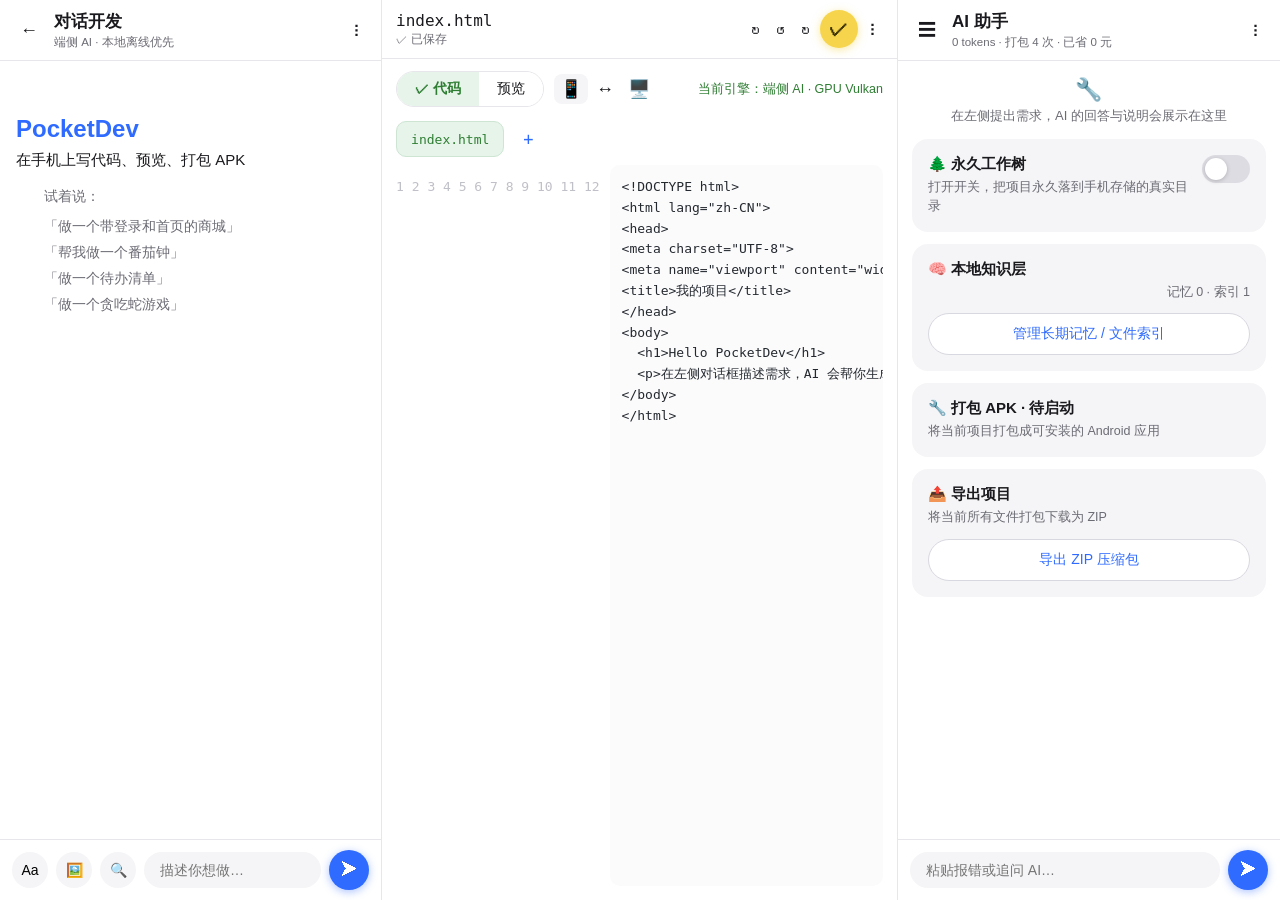
<file: pocketdev/index.html>
<!DOCTYPE html>
<html lang="zh-CN">
<head>
<meta charset="UTF-8">
<meta name="viewport" content="width=device-width, initial-scale=1.0, maximum-scale=1.0, user-scalable=no">
<meta name="apple-mobile-web-app-capable" content="yes">
<meta name="theme-color" content="#2f6bff">
<title>PocketDev - 手机全栈开发平台</title>
<link rel="stylesheet" href="style.css">
</head>
<body>

<!-- 移动端底部面板切换栏 -->
<nav class="mobile-nav">
  <button class="mnav-btn active" data-panel="chat">💬 对话</button>
  <button class="mnav-btn" data-panel="editor">📝 代码</button>
  <button class="mnav-btn" data-panel="assistant">🤖 AI 助手</button>
</nav>

<div class="app">

  <!-- ========== 左栏：对话开发 ========== -->
  <section class="panel panel-chat" id="panel-chat">
    <header class="panel-header">
      <button class="icon-btn" id="btnBack" title="返回">←</button>
      <div class="header-title">
        <h1>对话开发</h1>
        <p>端侧 AI · 本地离线优先</p>
      </div>
      <button class="icon-btn" id="btnChatMore" title="更多">⋮</button>
    </header>

    <div class="chat-body" id="chatBody">
      <div class="welcome" id="welcome">
        <h2 class="logo">PocketDev</h2>
        <p class="slogan">在手机上写代码、预览、打包 APK</p>
        <div class="try-say">
          <p class="try-title">试着说：</p>
          <button class="try-item" data-prompt="做一个带登录和首页的商城">「做一个带登录和首页的商城」</button>
          <button class="try-item" data-prompt="帮我做一个番茄钟">「帮我做一个番茄钟」</button>
          <button class="try-item" data-prompt="做一个待办清单">「做一个待办清单」</button>
          <button class="try-item" data-prompt="做一个贪吃蛇游戏">「做一个贪吃蛇游戏」</button>
        </div>
      </div>
    </div>

    <footer class="chat-input-bar">
      <button class="round-btn" id="btnTextSettings" title="文本设置">Aa</button>
      <button class="round-btn" id="btnImage" title="图片">🖼️</button>
      <button class="round-btn" id="btnSearch" title="搜索">🔍</button>
      <input type="text" id="chatInput" placeholder="描述你想做…" autocomplete="off">
      <button class="send-btn" id="chatSend" title="发送">➤</button>
    </footer>
  </section>

  <!-- ========== 中栏：代码 / 预览 ========== -->
  <section class="panel panel-editor" id="panel-editor">
    <header class="panel-header">
      <div class="header-title file-title">
        <h1 id="currentFileName">index.html</h1>
        <p class="save-state" id="saveState">✓ 已保存</p>
      </div>
      <div class="header-actions">
        <button class="icon-btn" id="btnRefresh" title="刷新预览">↻</button>
        <button class="icon-btn" id="btnUndo" title="撤销">↺</button>
        <button class="icon-btn" id="btnRedo" title="重做">↻</button>
        <button class="check-btn" id="btnSave" title="保存">✓</button>
        <button class="icon-btn" id="btnEditorMore" title="更多">⋮</button>
      </div>
    </header>

    <div class="editor-toolbar">
      <div class="view-toggle">
        <button class="toggle-btn active" id="tabCode">✓ 代码</button>
        <button class="toggle-btn" id="tabPreview">预览</button>
      </div>
      <div class="device-btns">
        <button class="icon-btn device active" data-device="phone" title="手机">📱</button>
        <button class="icon-btn device" data-device="fold" title="折叠屏">↔️</button>
        <button class="icon-btn device" data-device="desktop" title="桌面">🖥️</button>
      </div>
      <span class="engine-tag" id="engineTag">当前引擎：端侧 AI · GPU Vulkan</span>
    </div>

    <div class="file-tabs" id="fileTabs"></div>

    <div class="editor-body">
      <div class="code-wrap" id="codeWrap">
        <div class="line-nums" id="lineNums">1</div>
        <textarea id="codeEditor" spellcheck="false" autocorrect="off" autocapitalize="off"></textarea>
      </div>
      <div class="preview-wrap hidden" id="previewWrap">
        <iframe id="previewFrame" class="preview-phone" sandbox="allow-scripts allow-same-origin"></iframe>
      </div>
    </div>
  </section>

  <!-- ========== 右栏：AI 助手 ========== -->
  <section class="panel panel-assistant" id="panel-assistant">
    <header class="panel-header">
      <button class="icon-btn" id="btnAssistantMenu" title="菜单">☰</button>
      <div class="header-title">
        <h1>AI 助手</h1>
        <p><span id="tokenCount">0</span> tokens · 打包 <span id="buildCount">4</span> 次 · 已省 <span id="savedCount">0</span> 元</p>
      </div>
      <button class="icon-btn" id="btnAssistantMore" title="更多">⋮</button>
    </header>

    <div class="assistant-body">
      <div class="ai-hint">
        <span class="wrench">🔧</span>
        <p>在左侧提出需求，AI 的回答与说明会展示在这里</p>
      </div>
      <div class="ai-messages" id="aiMessages"></div>

      <div class="card">
        <div class="card-row">
          <div class="card-text">
            <h3>🌲 永久工作树</h3>
            <p>打开开关，把项目永久落到手机存储的真实目录</p>
          </div>
          <label class="switch">
            <input type="checkbox" id="workTreeSwitch">
            <span class="slider"></span>
          </label>
        </div>
      </div>

      <div class="card">
        <div class="card-row">
          <div class="card-text">
            <h3>🧠 本地知识层</h3>
            <p class="card-meta">记忆 <span id="memCount">0</span> · 索引 <span id="indexCount">1</span></p>
          </div>
        </div>
        <button class="outline-btn" id="memBtn">管理长期记忆 / 文件索引</button>
      </div>

      <div class="card build-card" id="buildCard">
        <div class="card-row">
          <div class="card-text">
            <h3>🔧 打包 APK · <span id="buildState">待启动</span></h3>
            <p id="buildDesc">将当前项目打包成可安装的 Android 应用</p>
          </div>
        </div>
        <div class="progress hidden" id="buildProgress"><div class="progress-inner" id="buildInner"></div></div>
        <button class="outline-btn hidden" id="downloadApkBtn" style="margin-top:12px;">📥 下载 APK</button>
      </div>

      <div class="card">
        <div class="card-row">
          <div class="card-text">
            <h3>📤 导出项目</h3>
            <p>将当前所有文件打包下载为 ZIP</p>
          </div>
        </div>
        <button class="outline-btn" id="exportBtn">导出 ZIP 压缩包</button>
      </div>
    </div>

    <footer class="chat-input-bar">
      <input type="text" id="aiInput" placeholder="粘贴报错或追问 AI…" autocomplete="off">
      <button class="send-btn" id="aiSend" title="发送">➤</button>
    </footer>
  </section>

</div>

<div class="toast" id="toast"></div>

<script src="app.js"></script>
</body>
</html>
</file>
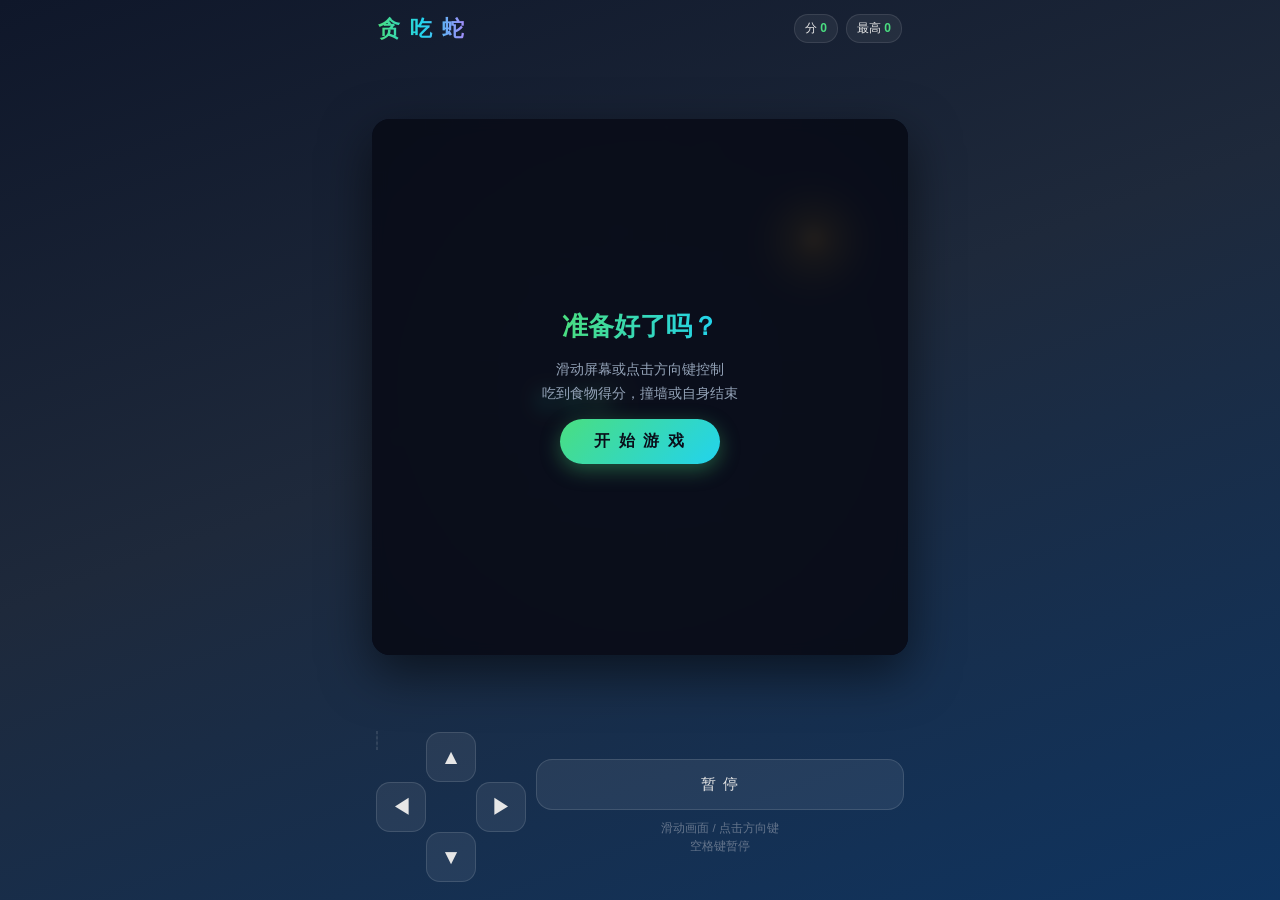
<file: snake.html>
<!DOCTYPE html>
<html lang="zh-CN">
<head>
<meta charset="UTF-8">
<meta name="viewport" content="width=device-width, initial-scale=1.0, maximum-scale=1.0, minimum-scale=1.0, user-scalable=no, viewport-fit=cover">
<meta name="apple-mobile-web-app-capable" content="yes">
<meta name="apple-mobile-web-app-status-bar-style" content="black-translucent">
<meta name="apple-mobile-web-app-title" content="贪吃蛇">
<meta name="mobile-web-app-capable" content="yes">
<meta name="theme-color" content="#0f3460">
<meta name="format-detection" content="telephone=no">
<title>贪吃蛇</title>
<link rel="manifest" href="manifest.json">
<style>
  * { margin: 0; padding: 0; box-sizing: border-box; -webkit-tap-highlight-color: transparent; -webkit-user-select: none; user-select: none; }
  html, body { height: 100%; overflow: hidden; overscroll-behavior: none; touch-action: none; }
  body {
    background: linear-gradient(160deg, #0f172a 0%, #1e293b 45%, #0f3460 100%);
    color: #e6e6e6;
    font-family: -apple-system, 'Segoe UI', 'Microsoft YaHei', sans-serif;
    display: flex;
    flex-direction: column;
    align-items: center;
    padding: env(safe-area-inset-top) env(safe-area-inset-right) env(safe-area-inset-bottom) env(safe-area-inset-left);
  }
  header {
    width: 100%;
    max-width: 560px;
    padding: 14px 18px 8px;
    display: flex;
    align-items: center;
    justify-content: space-between;
  }
  .title {
    font-size: 1.35rem;
    font-weight: 700;
    background: linear-gradient(90deg, #4ade80, #22d3ee, #a78bfa);
    -webkit-background-clip: text;
    background-clip: text;
    -webkit-text-fill-color: transparent;
    letter-spacing: 2px;
  }
  .stats { display: flex; gap: 8px; }
  .chip {
    font-size: 0.75rem;
    padding: 5px 10px;
    background: rgba(255,255,255,0.06);
    border: 1px solid rgba(255,255,255,0.1);
    border-radius: 14px;
    white-space: nowrap;
  }
  .chip b { color: #4ade80; }

  .stage {
    flex: 1;
    width: 100%;
    max-width: 560px;
    display: flex;
    align-items: center;
    justify-content: center;
    padding: 6px 12px;
    min-height: 0;
  }
  .wrap {
    position: relative;
    width: 100%;
    aspect-ratio: 1 / 1;
    max-height: 100%;
    border-radius: 18px;
    overflow: hidden;
    background: #0a0e1a;
    box-shadow: 0 18px 50px rgba(0,0,0,0.55), 0 0 0 1px rgba(255,255,255,0.06) inset;
  }
  canvas { display: block; width: 100%; height: 100%; touch-action: none; }

  .overlay {
    position: absolute;
    inset: 0;
    background: rgba(10,14,26,0.9);
    backdrop-filter: blur(8px);
    display: flex;
    flex-direction: column;
    align-items: center;
    justify-content: center;
    gap: 14px;
    text-align: center;
    padding: 20px;
    transition: opacity 0.25s;
  }
  .overlay h2 {
    font-size: 1.6rem;
    background: linear-gradient(90deg, #4ade80, #22d3ee);
    -webkit-background-clip: text;
    background-clip: text;
    -webkit-text-fill-color: transparent;
  }
  .over h2 { background: linear-gradient(90deg, #f87171, #fbbf24); -webkit-background-clip: text; background-clip: text; -webkit-text-fill-color: transparent; }
  .overlay p { color: #94a3b8; font-size: 0.85rem; line-height: 1.7; }
  .final { color: #4ade80; font-size: 1.1rem; font-weight: 600; }
  button.btn {
    padding: 12px 34px;
    font-size: 1rem;
    border: none;
    border-radius: 30px;
    background: linear-gradient(135deg, #4ade80, #22d3ee);
    color: #0a0e1a;
    font-weight: 700;
    letter-spacing: 2px;
    box-shadow: 0 6px 20px rgba(74,222,128,0.35);
    cursor: pointer;
  }
  .hidden { opacity: 0; pointer-events: none; }

  .controls {
    width: 100%;
    max-width: 560px;
    padding: 10px 16px 18px;
    display: flex;
    align-items: center;
    justify-content: space-between;
    gap: 10px;
  }
  .dpad {
    position: relative;
    width: 150px;
    height: 150px;
    flex: 0 0 auto;
  }
  .dpad button {
    position: absolute;
    width: 50px;
    height: 50px;
    border: none;
    border-radius: 14px;
    background: rgba(255,255,255,0.07);
    border: 1px solid rgba(255,255,255,0.12);
    color: #e6e6e6;
    font-size: 1.3rem;
    line-height: 1;
    display: flex;
    align-items: center;
    justify-content: center;
    touch-action: none;
  }
  .dpad button:active { background: rgba(74,222,128,0.35); }
  .dpad .up    { top: 0; left: 50px; }
  .dpad .left  { top: 50px; left: 0; }
  .dpad .right { top: 50px; left: 100px; }
  .dpad .down  { top: 100px; left: 50px; }
  .dpad .center { top: 50px; left: 50px; width: 50px; height: 50px; background: rgba(255,255,255,0.03); border: 1px dashed rgba(255,255,255,0.08); }

  .side {
    display: flex;
    flex-direction: column;
    gap: 10px;
    align-items: center;
    flex: 1;
  }
  .action {
    width: 100%;
    padding: 14px;
    border: none;
    border-radius: 16px;
    background: rgba(255,255,255,0.07);
    border: 1px solid rgba(255,255,255,0.12);
    color: #e6e6e6;
    font-size: 0.95rem;
    letter-spacing: 1px;
    cursor: pointer;
  }
  .action:active { background: rgba(74,222,128,0.25); }
  .tip { font-size: 0.72rem; color: #64748b; text-align: center; line-height: 1.5; }
</style>
</head>
<body>
  <header>
    <div class="title">贪 吃 蛇</div>
    <div class="stats">
      <span class="chip">分 <b id="score">0</b></span>
      <span class="chip">最高 <b id="best">0</b></span>
    </div>
  </header>

  <div class="stage">
    <div class="wrap">
      <canvas id="game"></canvas>
      <div class="overlay" id="overlay">
        <h2>准备好了吗？</h2>
        <p>滑动屏幕或点击方向键控制<br>吃到食物得分，撞墙或自身结束</p>
        <button class="btn" id="startBtn">开 始 游 戏</button>
      </div>
    </div>
  </div>

  <div class="controls">
    <div class="dpad" id="dpad">
      <button class="up"    data-dir="up">▲</button>
      <button class="left"  data-dir="left">◀</button>
      <span class="center"></span>
      <button class="right" data-dir="right">▶</button>
      <button class="down"  data-dir="down">▼</button>
    </div>
    <div class="side">
      <button class="action" id="pauseBtn">暂 停</button>
      <div class="tip">滑动画面 / 点击方向键<br>空格键暂停</div>
    </div>
  </div>

<script>
(function () {
  const canvas = document.getElementById('game');
  const ctx = canvas.getContext('2d');
  const scoreEl = document.getElementById('score');
  const bestEl = document.getElementById('best');
  const overlay = document.getElementById('overlay');
  const startBtn = document.getElementById('startBtn');
  const pauseBtn = document.getElementById('pauseBtn');
  const dpad = document.getElementById('dpad');

  const COLS = 20, ROWS = 20;
  let CELL = 20, viewSize = 400;

  // 游戏状态
  let snake, dir, nextDir, food, score, best, running, paused, timer, currentInterval;
  // 渲染状态
  let particles = [], trail = [], stars = [], shake = 0, deathFlash = 0;
  let lastStepAt = 0, prevHead = null;

  best = +localStorage.getItem('snake_best') || 0;
  bestEl.textContent = best;

  function resize() {
    const rect = canvas.getBoundingClientRect();
    const dpr = window.devicePixelRatio || 1;
    viewSize = Math.max(1, Math.floor(Math.min(rect.width, rect.height)));
    canvas.width = viewSize * dpr;
    canvas.height = viewSize * dpr;
    ctx.setTransform(dpr, 0, 0, dpr, 0, 0);
    CELL = viewSize / COLS;
  }

  function init() {
    snake = [
      { x: 8, y: 10 }, { x: 7, y: 10 }, { x: 6, y: 10 }
    ];
    dir = { x: 1, y: 0 };
    nextDir = { x: 1, y: 0 };
    score = 0;
    particles = [];
    trail = [];
    shake = 0;
    deathFlash = 0;
    prevHead = { x: snake[0].x, y: snake[0].y };
    scoreEl.textContent = 0;
    placeFood();
    initStars();
  }

  function initStars() {
    stars = [];
    for (let i = 0; i < 28; i++) {
      stars.push({
        x: Math.random() * viewSize,
        y: Math.random() * viewSize,
        r: 0.4 + Math.random() * 1.1,
        a: 0.1 + Math.random() * 0.35,
        tw: Math.random() * Math.PI * 2,
        sp: 0.01 + Math.random() * 0.02
      });
    }
  }

  function placeFood() {
    let pos;
    do {
      pos = { x: (Math.random() * COLS) | 0, y: (Math.random() * ROWS) | 0 };
    } while (snake.some(s => s.x === pos.x && s.y === pos.y));
    food = pos;
  }

  function step() {
    if (paused || !running) return;
    dir = nextDir;
    prevHead = { x: snake[0].x, y: snake[0].y };
    const head = { x: snake[0].x + dir.x, y: snake[0].y + dir.y };
    if (head.x < 0 || head.x >= COLS || head.y < 0 || head.y >= ROWS) return gameOver();
    if (snake.some(s => s.x === head.x && s.y === head.y)) return gameOver();
    snake.unshift(head);
    if (head.x === food.x && head.y === food.y) {
      score += 10;
      scoreEl.textContent = score;
      spawnEatParticles(food.x, food.y);
      shake = 5;
      placeFood();
    } else {
      const tail = snake.pop();
      // 尾部拖尾粒子
      if (Math.random() < 0.6) {
        trail.push({
          x: tail.x * CELL + CELL / 2,
          y: tail.y * CELL + CELL / 2,
          life: 1
        });
      }
    }
    lastStepAt = performance.now();
  }

  function spawnEatParticles(gx, gy) {
    const cx = gx * CELL + CELL / 2;
    const cy = gy * CELL + CELL / 2;
    const colors = ['#fbbf24', '#fde68a', '#f59e0b', '#4ade80', '#22d3ee'];
    for (let i = 0; i < 22; i++) {
      const a = Math.random() * Math.PI * 2;
      const sp = 1.5 + Math.random() * 4;
      particles.push({
        x: cx, y: cy,
        vx: Math.cos(a) * sp,
        vy: Math.sin(a) * sp,
        life: 1,
        size: 2 + Math.random() * 3,
        color: colors[(Math.random() * colors.length) | 0],
        spark: Math.random() < 0.3
      });
    }
    // 环形冲击
    for (let i = 0; i < 18; i++) {
      const a = (i / 18) * Math.PI * 2;
      particles.push({
        x: cx, y: cy,
        vx: Math.cos(a) * 2.5,
        vy: Math.sin(a) * 2.5,
        life: 0.7,
        size: 1.8,
        color: '#fde68a',
        spark: true
      });
    }
  }

  function gameOver() {
    running = false;
    clearInterval(timer);
    shake = 14;
    deathFlash = 1;
    // 死亡爆裂粒子
    const h = snake[0];
    const cx = h.x * CELL + CELL / 2;
    const cy = h.y * CELL + CELL / 2;
    for (let i = 0; i < 40; i++) {
      const a = Math.random() * Math.PI * 2;
      const sp = 1 + Math.random() * 5;
      particles.push({
        x: cx, y: cy,
        vx: Math.cos(a) * sp,
        vy: Math.sin(a) * sp,
        life: 1,
        size: 2 + Math.random() * 3,
        color: ['#f87171', '#fbbf24', '#4ade80'][(Math.random() * 3) | 0],
        spark: true
      });
    }
    if (score > best) {
      best = score;
      localStorage.setItem('snake_best', best);
      bestEl.textContent = best;
    }
    // 延迟显示结束面板，让死亡动画播完
    setTimeout(function () {
      overlay.classList.add('over');
      overlay.classList.remove('hidden');
      overlay.innerHTML =
        '<h2>游戏结束</h2>' +
        '<p class="final">本局得分 ' + score + '</p>' +
        '<p>最高分 ' + best + '</p>' +
        '<button class="btn" id="restartBtn">再 来 一 局</button>';
      document.getElementById('restartBtn').addEventListener('click', start);
    }, 650);
  }

  // ===== 渲染 =====
  function lerp(a, b, t) { return a + (b - a) * t; }

  function drawBackground(t) {
    // 底色 + 暗角径向
    ctx.fillStyle = '#070b16';
    ctx.fillRect(0, 0, viewSize, viewSize);
    const vg = ctx.createRadialGradient(viewSize / 2, viewSize / 2, viewSize * 0.15, viewSize / 2, viewSize / 2, viewSize * 0.75);
    vg.addColorStop(0, 'rgba(30, 41, 59, 0.5)');
    vg.addColorStop(1, 'rgba(2, 6, 23, 0.85)');
    ctx.fillStyle = vg;
    ctx.fillRect(0, 0, viewSize, viewSize);

    // 星点（呼吸闪烁）
    for (let i = 0; i < stars.length; i++) {
      const s = stars[i];
      s.tw += s.sp;
      const a = s.a + Math.sin(s.tw) * 0.18;
      ctx.fillStyle = 'rgba(148, 163, 184, ' + Math.max(0, a) + ')';
      ctx.beginPath();
      ctx.arc(s.x, s.y, s.r, 0, Math.PI * 2);
      ctx.fill();
    }

    // 网格（呼吸亮度）
    const galpha = 0.035 + Math.sin(t * 0.0008) * 0.015;
    ctx.strokeStyle = 'rgba(99, 102, 241, ' + galpha + ')';
    ctx.lineWidth = 1;
    for (let i = 0; i <= COLS; i++) {
      ctx.beginPath(); ctx.moveTo(i * CELL, 0); ctx.lineTo(i * CELL, viewSize); ctx.stroke();
      ctx.beginPath(); ctx.moveTo(0, i * CELL); ctx.lineTo(viewSize, i * CELL); ctx.stroke();
    }
  }

  function drawFood(t) {
    const fx = food.x * CELL + CELL / 2;
    const fy = food.y * CELL + CELL / 2;
    const pulse = 0.5 + Math.sin(t * 0.006) * 0.5; // 0..1
    const baseR = Math.max(3, CELL / 2 - 2);

    // 多层外光晕
    for (let layer = 3; layer >= 1; layer--) {
      const rad = baseR * (2 + layer * 1.2) + pulse * 4;
      const g = ctx.createRadialGradient(fx, fy, 0, fx, fy, rad);
      g.addColorStop(0, 'rgba(251, 191, 36, ' + (0.18 + pulse * 0.15) + ')');
      g.addColorStop(1, 'rgba(251, 191, 36, 0)');
      ctx.fillStyle = g;
      ctx.beginPath();
      ctx.arc(fx, fy, rad, 0, Math.PI * 2);
      ctx.fill();
    }

    // 旋转光环
    ctx.save();
    ctx.translate(fx, fy);
    ctx.rotate(t * 0.002);
    ctx.strokeStyle = 'rgba(251, 191, 36, ' + (0.4 + pulse * 0.3) + ')';
    ctx.lineWidth = 1.5;
    ctx.setLineDash([4, 6]);
    ctx.beginPath();
    ctx.arc(0, 0, baseR + 4 + pulse * 2, 0, Math.PI * 2);
    ctx.stroke();
    ctx.setLineDash([]);
    ctx.restore();

    // 食物主体（脉动）
    const r = baseR * (0.92 + pulse * 0.12);
    const grad = ctx.createRadialGradient(fx - r * 0.3, fy - r * 0.3, 0, fx, fy, r);
    grad.addColorStop(0, '#fef3c7');
    grad.addColorStop(0.5, '#fbbf24');
    grad.addColorStop(1, '#d97706');
    ctx.fillStyle = grad;
    ctx.beginPath();
    ctx.arc(fx, fy, r, 0, Math.PI * 2);
    ctx.fill();

    // 高光
    ctx.fillStyle = 'rgba(255, 255, 255, 0.7)';
    ctx.beginPath();
    ctx.arc(fx - r * 0.3, fy - r * 0.3, r * 0.25, 0, Math.PI * 2);
    ctx.fill();
  }

  function drawTrail() {
    for (let i = trail.length - 1; i >= 0; i--) {
      const p = trail[i];
      p.life -= 0.035;
      if (p.life <= 0) { trail.splice(i, 1); continue; }
      ctx.fillStyle = 'rgba(74, 222, 128, ' + (p.life * 0.35) + ')';
      ctx.beginPath();
      ctx.arc(p.x, p.y, CELL * 0.3 * p.life, 0, Math.PI * 2);
      ctx.fill();
    }
  }

  function drawParticles() {
    for (let i = particles.length - 1; i >= 0; i--) {
      const p = particles[i];
      p.x += p.vx; p.y += p.vy;
      p.vx *= 0.93; p.vy *= 0.93;
      p.life -= 0.022;
      if (p.life <= 0) { particles.splice(i, 1); continue; }
      const a = Math.max(0, p.life);
      ctx.globalAlpha = a;
      ctx.fillStyle = p.color;
      // spark 粒子带辉光
      if (p.spark) {
        ctx.shadowColor = p.color;
        ctx.shadowBlur = 6;
      }
      ctx.beginPath();
      ctx.arc(p.x, p.y, p.size * a, 0, Math.PI * 2);
      ctx.fill();
      ctx.shadowBlur = 0;
      ctx.globalAlpha = 1;
    }
  }

  function roundRect(x, y, w, h, r) {
    ctx.beginPath();
    ctx.moveTo(x + r, y);
    ctx.arcTo(x + w, y, x + w, y + h, r);
    ctx.arcTo(x + w, y + h, x, y + h, r);
    ctx.arcTo(x, y + h, x, y, r);
    ctx.arcTo(x, y, x + w, y, r);
    ctx.closePath();
  }

  // 计算移动插值进度（0..1），让蛇平滑滑入下一格
  function moveProgress(now) {
    if (!currentInterval) return 1;
    const p = (now - lastStepAt) / currentInterval;
    return Math.min(1, Math.max(0, p));
  }

  function drawSnake(t) {
    if (!snake || snake.length === 0) return;
    const now = performance.now();
    const prog = running && !paused ? moveProgress(now) : 1;
    const pad = Math.max(1.5, CELL * 0.08);
    const r = Math.max(3, CELL * 0.32);

    // 统一插值：每段从自己的前一段位置滑出，转弯时不闪
    const pts = [];
    for (let i = 0; i < snake.length; i++) {
      const s = snake[i];
      if (i === 0) {
        pts.push({
          x: lerp(prevHead.x, s.x, prog),
          y: lerp(prevHead.y, s.y, prog)
        });
      } else {
        const prev = snake[i - 1];
        pts.push({
          x: lerp(prev.x, s.x, prog),
          y: lerp(prev.y, s.y, prog)
        });
      }
    }

    // 死亡闪烁：用平滑的 sin 而非硬切换
    let alphaMul = 1;
    if (deathFlash > 0) {
      alphaMul = 0.55 + 0.45 * Math.sin(t * 0.012);
    }

    // 先整体设置发光，避免每段开关阴影导致的渲染差异
    ctx.save();
    ctx.shadowColor = 'rgba(74, 222, 128, 0.55)';
    ctx.shadowBlur = 12;

    // 从尾到头绘制
    for (let i = snake.length - 1; i >= 0; i--) {
      const p = pts[i];
      const px = p.x * CELL;
      const py = p.y * CELL;
      const ratio = i / Math.max(1, snake.length - 1);
      const hue = 150 + ratio * 25;
      const light = 62 - ratio * 26;
      ctx.fillStyle = 'hsla(' + hue + ', 72%, ' + light + '%, ' + alphaMul + ')';
      roundRect(px + pad, py + pad, CELL - pad * 2, CELL - pad * 2, r);
      ctx.fill();
    }
    ctx.restore();

    // 顶部高光（无阴影，稳定叠加）
    ctx.save();
    ctx.globalAlpha = 0.22 * alphaMul;
    ctx.fillStyle = '#ffffff';
    for (let i = snake.length - 1; i >= 0; i--) {
      const p = pts[i];
      const px = p.x * CELL;
      const py = p.y * CELL;
      roundRect(px + pad + 1, py + pad + 1, CELL - pad * 2 - 2, (CELL - pad * 2) * 0.32, r * 0.55);
      ctx.fill();
    }
    ctx.restore();

    // 蛇头：稳定光晕 + 眼睛
    const head = pts[0];
    const ex = head.x * CELL + CELL / 2;
    const ey = head.y * CELL + CELL / 2;
    const hg = ctx.createRadialGradient(ex, ey, 0, ex, ey, CELL * 1.35);
    hg.addColorStop(0, 'rgba(74, 222, 128, 0.35)');
    hg.addColorStop(1, 'rgba(74, 222, 128, 0)');
    ctx.fillStyle = hg;
    ctx.beginPath();
    ctx.arc(ex, ey, CELL * 1.35, 0, Math.PI * 2);
    ctx.fill();

    const off = CELL * 0.22;
    const er = Math.max(1.2, CELL * 0.11);
    let e1, e2;
    if (dir.x === 1) { e1 = [ex + off, ey - off]; e2 = [ex + off, ey + off]; }
    else if (dir.x === -1) { e1 = [ex - off, ey - off]; e2 = [ex - off, ey + off]; }
    else if (dir.y === 1) { e1 = [ex - off, ey + off]; e2 = [ex + off, ey + off]; }
    else { e1 = [ex - off, ey - off]; e2 = [ex + off, ey - off]; }
    ctx.fillStyle = '#0a0e1a';
    ctx.beginPath();
    ctx.arc(e1[0], e1[1], er, 0, Math.PI * 2);
    ctx.arc(e2[0], e2[1], er, 0, Math.PI * 2);
    ctx.fill();
    ctx.fillStyle = '#ffffff';
    ctx.beginPath();
    ctx.arc(e1[0] + er * 0.4, e1[1] - er * 0.4, er * 0.35, 0, Math.PI * 2);
    ctx.arc(e2[0] + er * 0.4, e2[1] - er * 0.4, er * 0.35, 0, Math.PI * 2);
    ctx.fill();
  }

  function drawPauseMask() {
    if (!paused || !running) return;
    ctx.fillStyle = 'rgba(10, 14, 26, 0.55)';
    ctx.fillRect(0, 0, viewSize, viewSize);
    ctx.fillStyle = '#e6e6e6';
    ctx.font = 'bold ' + Math.floor(viewSize * 0.09) + 'px -apple-system, sans-serif';
    ctx.textAlign = 'center';
    ctx.textBaseline = 'middle';
    ctx.fillText('暂 停', viewSize / 2, viewSize / 2);
  }

  function render(t) {
    // 屏幕震动
    let ox = 0, oy = 0;
    if (shake > 0) {
      ox = (Math.random() - 0.5) * shake;
      oy = (Math.random() - 0.5) * shake;
      shake *= 0.86;
      if (shake < 0.3) shake = 0;
    }
    if (deathFlash > 0) deathFlash = Math.max(0, deathFlash - 0.015);

    ctx.save();
    ctx.translate(ox, oy);
    drawBackground(t);
    drawTrail();
    drawFood(t);
    drawSnake(t);
    drawParticles();
    drawPauseMask();
    ctx.restore();

    requestAnimationFrame(render);
  }

  // ===== 游戏循环 =====
  function loopStep() {
    step();
    const speed = Math.max(70, 150 - Math.floor(score / 50) * 10);
    if (speed !== currentInterval) {
      currentInterval = speed;
      clearInterval(timer);
      timer = setInterval(loopStep, speed);
    }
  }

  function start() {
    init();
    resize();
    running = true;
    paused = false;
    currentInterval = 150;
    lastStepAt = performance.now();
    overlay.classList.remove('over');
    overlay.classList.add('hidden');
    clearInterval(timer);
    timer = setInterval(loopStep, currentInterval);
  }

  function setDir(x, y) {
    if (!running) return;
    if (dir.x === -x && dir.y === -y) return;
    nextDir = { x, y };
  }

  function dirByName(name) {
    if (name === 'up') setDir(0, -1);
    else if (name === 'down') setDir(0, 1);
    else if (name === 'left') setDir(-1, 0);
    else if (name === 'right') setDir(1, 0);
  }

  // D-pad：触摸即响应
  dpad.addEventListener('touchstart', function (e) {
    e.preventDefault();
    const t = e.target.closest('button[data-dir]');
    if (t) dirByName(t.dataset.dir);
  }, { passive: false });
  dpad.addEventListener('click', function (e) {
    const t = e.target.closest('button[data-dir]');
    if (t) dirByName(t.dataset.dir);
  });

  // 画布滑动控制
  let ts = null;
  canvas.addEventListener('touchstart', function (e) {
    ts = { x: e.touches[0].clientX, y: e.touches[0].clientY };
  }, { passive: true });
  canvas.addEventListener('touchend', function (e) {
    if (!ts) return;
    const dx = e.changedTouches[0].clientX - ts.x;
    const dy = e.changedTouches[0].clientY - ts.y;
    if (Math.abs(dx) > Math.abs(dy)) {
      if (Math.abs(dx) > 18) dirByName(dx > 0 ? 'right' : 'left');
    } else {
      if (Math.abs(dy) > 18) dirByName(dy > 0 ? 'down' : 'up');
    }
    ts = null;
  }, { passive: true });

  document.addEventListener('keydown', function (e) {
    const k = e.key.toLowerCase();
    if (k === 'arrowup' || k === 'w') { e.preventDefault(); dirByName('up'); }
    else if (k === 'arrowdown' || k === 's') { e.preventDefault(); dirByName('down'); }
    else if (k === 'arrowleft' || k === 'a') { e.preventDefault(); dirByName('left'); }
    else if (k === 'arrowright' || k === 'd') { e.preventDefault(); dirByName('right'); }
    else if (e.key === ' ') { e.preventDefault(); if (running) { paused = !paused; } }
  });

  pauseBtn.addEventListener('click', function () { if (running) paused = !paused; });
  startBtn.addEventListener('click', start);

  window.addEventListener('resize', function () { resize(); initStars(); });
  window.addEventListener('orientationchange', function () { setTimeout(function () { resize(); initStars(); }, 200); });

  init();
  resize();
  requestAnimationFrame(render);
})();
</script>
</body>
</html>
</file>
<file: pocketdev/style.css>
* { margin: 0; padding: 0; box-sizing: border-box; -webkit-tap-highlight-color: transparent; }

:root {
  --blue: #2f6bff;
  --green: #2e7d32;
  --green-bg: #e6f4ea;
  --yellow: #f6d54c;
  --gray-bg: #f5f5f7;
  --border: #e6e6eb;
  --text: #1a1a1e;
  --text-2: #6b6b74;
  --mono: "SF Mono", "JetBrains Mono", Consolas, monospace;
}

html, body { height: 100%; }
body {
  font-family: -apple-system, "PingFang SC", "Microsoft YaHei", sans-serif;
  background: #fff;
  color: var(--text);
  overflow: hidden;
  -webkit-text-size-adjust: 100%;
}

.app {
  display: grid;
  grid-template-columns: 1fr 1.35fr 1fr;
  height: 100vh;
  height: 100dvh;
}

/* ---------- 通用面板 ---------- */
.panel {
  display: flex;
  flex-direction: column;
  border-right: 1px solid var(--border);
  min-width: 0;
  background: #fff;
}
.panel:last-child { border-right: none; }

.panel-header {
  display: flex;
  align-items: center;
  gap: 10px;
  padding: 10px 14px;
  border-bottom: 1px solid var(--border);
  flex-shrink: 0;
}
.header-title { flex: 1; min-width: 0; }
.header-title h1 { font-size: 17px; font-weight: 600; }
.header-title p { font-size: 11.5px; color: var(--text-2); margin-top: 2px; white-space: nowrap; overflow: hidden; text-overflow: ellipsis; }
.file-title h1 { font-family: var(--mono); font-weight: 500; font-size: 16px; }
.save-state { color: #8a8a92; }
.save-state.dirty { color: #e6a23c; }
.header-actions { display: flex; align-items: center; gap: 4px; }

.icon-btn {
  border: none; background: none; font-size: 18px; cursor: pointer;
  color: var(--text); padding: 6px; border-radius: 8px; line-height: 1;
}
.icon-btn:active { background: var(--gray-bg); }

.check-btn {
  width: 38px; height: 38px; border-radius: 50%;
  background: var(--yellow); border: none; font-size: 19px; font-weight: 700;
  cursor: pointer; color: #3a3000; box-shadow: 0 2px 8px rgba(246,213,76,.5);
}
.check-btn:active { transform: scale(.94); }

/* ---------- 左栏：对话 ---------- */
.chat-body { flex: 1; overflow-y: auto; padding: 18px 16px; }
.welcome { margin-top: 4vh; }
.logo { color: var(--blue); font-size: 24px; font-weight: 700; }
.slogan { margin-top: 8px; font-size: 15px; color: var(--text); }
.try-say { margin-top: 18px; margin-left: 28px; }
.try-title { color: var(--text-2); font-size: 13.5px; margin-bottom: 8px; }
.try-item {
  display: block; border: none; background: none; cursor: pointer;
  color: var(--text-2); font-size: 13.5px; padding: 4px 0; text-align: left;
}
.try-item:active { color: var(--blue); }

.msg { max-width: 88%; padding: 10px 13px; border-radius: 14px; margin-bottom: 10px; font-size: 14px; line-height: 1.55; white-space: pre-wrap; word-break: break-word; }
.msg.user { margin-left: auto; background: var(--blue); color: #fff; border-bottom-right-radius: 4px; }
.msg.ai { background: var(--gray-bg); border-bottom-left-radius: 4px; }
.msg.ai.typing::after { content: "▊"; animation: blink 1s infinite; }
@keyframes blink { 50% { opacity: 0; } }

.chat-input-bar {
  display: flex; align-items: center; gap: 8px;
  padding: 10px 12px; border-top: 1px solid var(--border); flex-shrink: 0;
}
.round-btn {
  width: 36px; height: 36px; border-radius: 50%; border: none;
  background: var(--gray-bg); font-size: 14px; cursor: pointer; flex-shrink: 0;
}
.chat-input-bar input {
  flex: 1; border: none; background: var(--gray-bg); border-radius: 20px;
  padding: 10px 16px; font-size: 14px; outline: none; min-width: 0;
}
.send-btn {
  width: 40px; height: 40px; border-radius: 50%; border: none; flex-shrink: 0;
  background: var(--blue); color: #fff; font-size: 16px; cursor: pointer;
  box-shadow: 0 2px 8px rgba(47,107,255,.4);
}
.send-btn:active { transform: scale(.94); }

/* ---------- 中栏：编辑器 ---------- */
.editor-toolbar {
  display: flex; align-items: center; gap: 10px; flex-wrap: wrap;
  padding: 12px 14px 6px;
}
.view-toggle {
  display: flex; border: 1px solid var(--border); border-radius: 22px;
  overflow: hidden; flex-shrink: 0;
}
.toggle-btn {
  border: none; background: #fff; padding: 8px 18px; font-size: 14px;
  cursor: pointer; color: var(--text);
}
.toggle-btn.active { background: var(--green-bg); color: var(--green); font-weight: 600; }
.device-btns { display: flex; gap: 2px; }
.device.active { background: var(--gray-bg); border-radius: 8px; }
.engine-tag { margin-left: auto; color: var(--green); font-size: 12.5px; white-space: nowrap; }

.file-tabs {
  display: flex; gap: 8px; padding: 8px 14px; overflow-x: auto; flex-shrink: 0;
}
.file-tab {
  display: flex; align-items: center; gap: 6px;
  background: var(--gray-bg); border-radius: 10px; padding: 7px 14px;
  font-family: var(--mono); font-size: 13px; cursor: pointer; white-space: nowrap;
  border: 1px solid transparent;
}
.file-tab.active { background: var(--green-bg); color: var(--green); border-color: #cde5d2; }
.file-tab .close { color: #b0b0b8; font-size: 12px; }
.file-tab.add { background: none; color: var(--blue); font-size: 17px; padding: 7px 10px; }

.editor-body { flex: 1; position: relative; overflow: hidden; }
.code-wrap {
  position: absolute; inset: 0; display: flex; padding: 0 14px 14px;
}
.line-nums {
  font-family: var(--mono); font-size: 13px; line-height: 1.6; color: #c0c0c8;
  text-align: right; padding: 12px 10px 12px 0; user-select: none; overflow: hidden;
}
#codeEditor {
  flex: 1; border: none; outline: none; resize: none;
  font-family: var(--mono); font-size: 13px; line-height: 1.6;
  padding: 12px; background: #fbfbfc; border-radius: 10px; color: #24292f;
  white-space: pre; overflow: auto;
  -webkit-overflow-scrolling: touch;
}
.preview-wrap {
  position: absolute; inset: 0; display: flex; justify-content: center; align-items: center;
  background: #ececf0; padding: 12px; overflow: hidden;
}
.hidden { display: none !important; }
#previewFrame {
  display: block; border: none; border: 0; background: #fff; border-radius: 14px;
  box-shadow: 0 4px 24px rgba(0,0,0,.12); width: 100%; height: 100%;
  max-width: 100%;
}
#previewFrame.preview-phone { max-width: 420px; max-height: 860px; }
#previewFrame.preview-fold { max-width: 680px; max-height: 860px; }
#previewFrame.preview-desktop { max-width: 100%; max-height: 100%; }

/* ---------- 右栏：AI 助手 ---------- */
.assistant-body { flex: 1; overflow-y: auto; padding: 16px 14px; }
.ai-hint { text-align: center; color: var(--text-2); font-size: 13px; margin-bottom: 14px; }
.ai-hint .wrench { font-size: 22px; display: block; margin-bottom: 4px; }
.ai-messages .msg { max-width: 100%; }

.card {
  background: var(--gray-bg); border-radius: 16px; padding: 16px; margin-bottom: 12px;
}
.card-row { display: flex; align-items: flex-start; gap: 10px; }
.card-text { flex: 1; }
.card-text h3 { font-size: 15px; font-weight: 600; }
.card-text p { font-size: 12.5px; color: var(--text-2); margin-top: 4px; line-height: 1.5; }
.card-meta { text-align: right; }
.outline-btn {
  width: 100%; margin-top: 12px; padding: 11px; border-radius: 22px;
  border: 1px solid #d8d8e0; background: #fff; color: var(--blue);
  font-size: 14px; font-weight: 500; cursor: pointer;
}
.outline-btn:active { background: var(--gray-bg); }

.switch { position: relative; width: 48px; height: 28px; flex-shrink: 0; }
.switch input { opacity: 0; width: 0; height: 0; }
.slider {
  position: absolute; inset: 0; border-radius: 28px; background: #dcdce2;
  transition: .25s; cursor: pointer;
}
.slider::before {
  content: ""; position: absolute; width: 22px; height: 22px; border-radius: 50%;
  background: #fff; top: 3px; left: 3px; transition: .25s;
  box-shadow: 0 1px 4px rgba(0,0,0,.2);
}
.switch input:checked + .slider { background: var(--blue); }
.switch input:checked + .slider::before { transform: translateX(20px); }

.progress { height: 6px; border-radius: 6px; background: #e2e2e8; margin-top: 12px; overflow: hidden; }
.progress-inner { height: 100%; width: 0; border-radius: 6px; background: var(--blue); transition: width .3s; }

/* ---------- Toast ---------- */
.toast {
  position: fixed; left: 50%; bottom: 90px; transform: translateX(-50%) translateY(20px);
  background: rgba(30,30,36,.92); color: #fff; padding: 10px 18px; border-radius: 20px;
  font-size: 13.5px; opacity: 0; pointer-events: none; transition: .3s; z-index: 99;
  max-width: 80vw; text-align: center;
}
.toast.show { opacity: 1; transform: translateX(-50%) translateY(0); }

/* ---------- 移动端导航 ---------- */
.mobile-nav { display: none; }

@media (max-width: 900px) {
  .app {
    grid-template-columns: 1fr;
    height: calc(100vh - 56px);
    height: calc(100dvh - 56px);
  }
  .panel { display: none; border-right: none; }
  .panel.mobile-active { display: flex; }
  .mobile-nav {
    display: flex; height: 56px; border-top: 1px solid var(--border);
    position: fixed; bottom: 0; left: 0; right: 0; background: #fff; z-index: 10;
    padding-bottom: env(safe-area-inset-bottom);
    box-sizing: content-box;
  }
  .mnav-btn {
    flex: 1; border: none; background: none; font-size: 13px; cursor: pointer;
    color: var(--text-2);
  }
  .mnav-btn.active { color: var(--blue); font-weight: 600; }

  /* 窄屏工具栏：引擎标签换行，避免挤压 */
  .engine-tag {
    order: 3; width: 100%; margin-left: 0; text-align: right;
    font-size: 11.5px; padding-right: 2px;
  }
  .editor-toolbar { gap: 6px; padding: 10px 12px 6px; }

  /* 对话输入栏留出安全区 */
  .panel-chat .chat-input-bar,
  .panel-assistant .chat-input-bar {
    padding-bottom: calc(10px + env(safe-area-inset-bottom));
  }
}

/* ---------- 超窄屏（手机竖屏）优化 ---------- */
@media (max-width: 480px) {
  .panel-header { padding: 9px 12px; gap: 6px; }
  .header-title h1 { font-size: 16px; }
  .check-btn { width: 34px; height: 34px; font-size: 17px; }
  .round-btn { width: 34px; height: 34px; }
  .send-btn { width: 38px; height: 38px; }
  .toggle-btn { padding: 7px 14px; font-size: 13.5px; }
  .chat-body { padding: 14px 12px; }
  .welcome { margin-top: 2vh; }
  .msg { font-size: 13.5px; }
}
</file>
